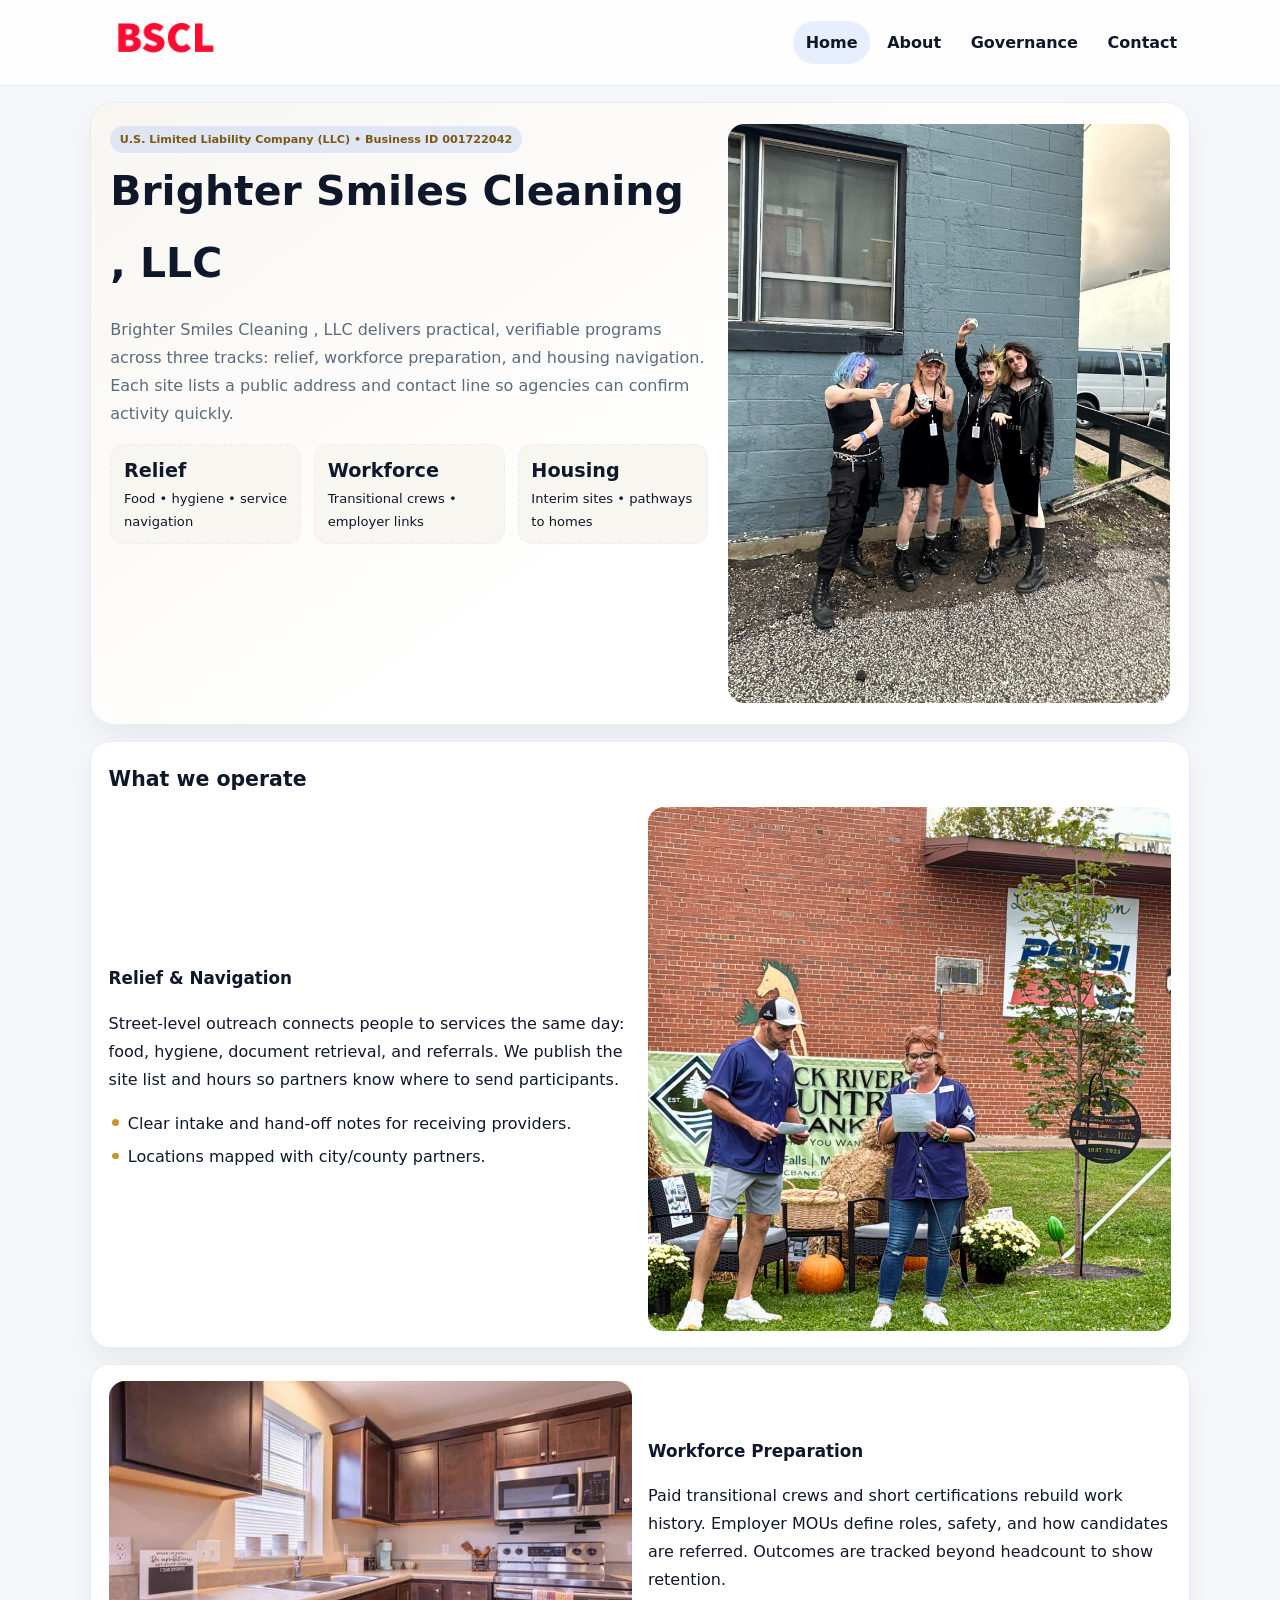
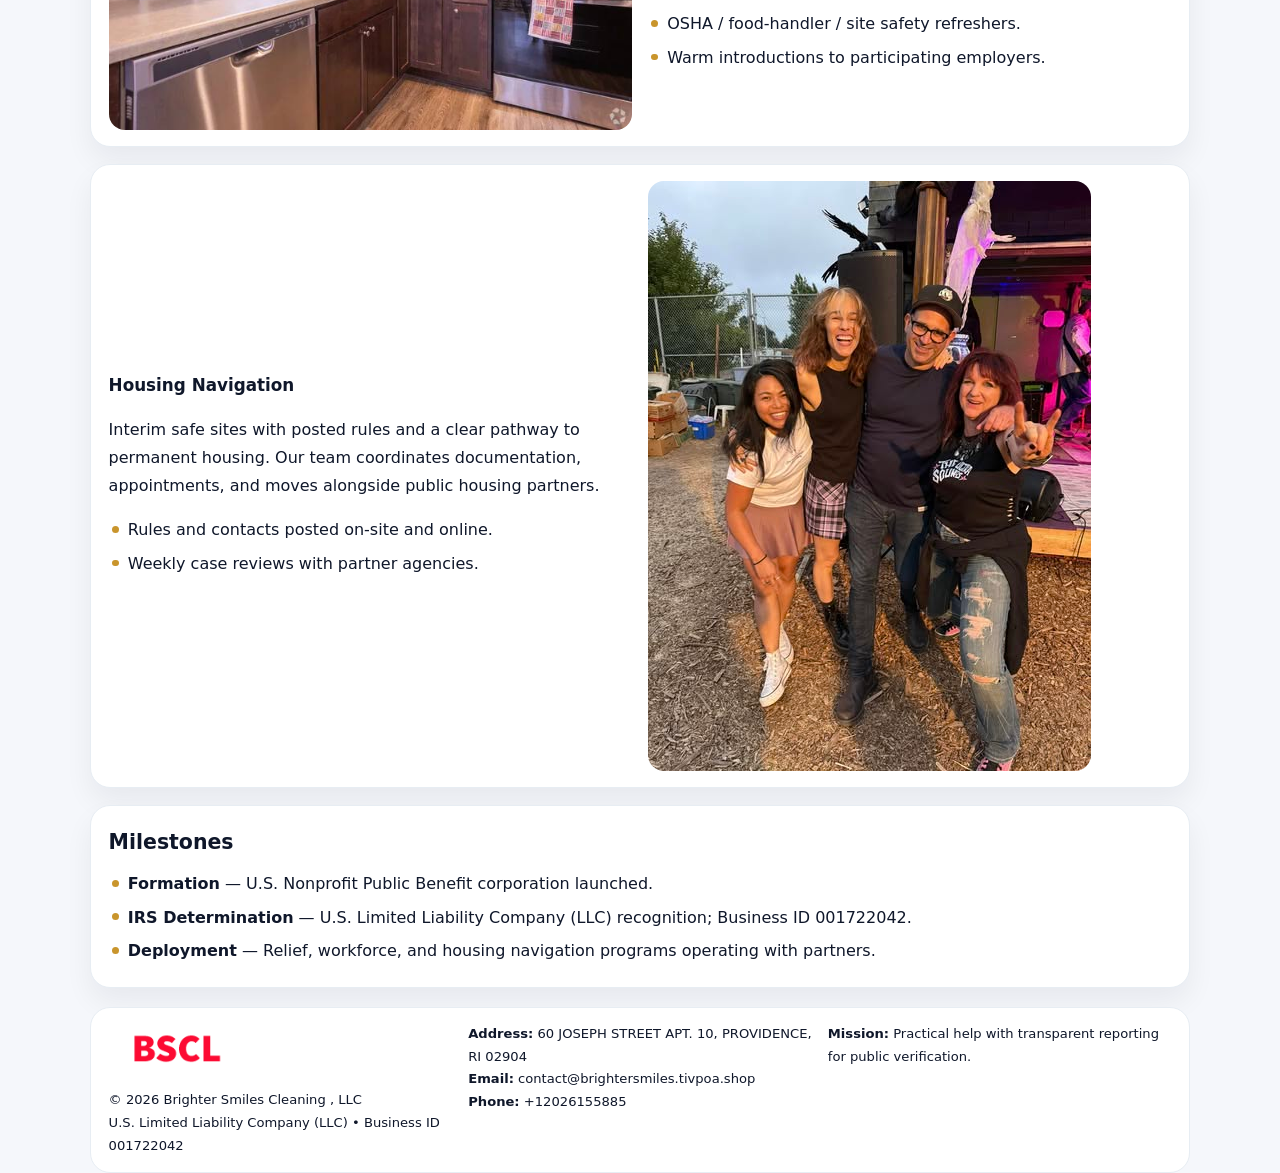
<file: index.html>
<!doctype html><html lang="en"><head>
<meta charset="utf-8">
<meta name="viewport" content="width=device-width,initial-scale=1">
<title>Brighter Smiles Cleaning , LLC – Nonprofit • 2025</title>
<link rel="stylesheet" href="assets/styles.css">
<link rel="icon" href="images/logo.png">
<meta name="data-ein" content="001722042">
<meta name="data-name" content="Brighter Smiles Cleaning , LLC">
  <meta name="description" content="We are a 501(c)(3) organization advancing community services, education, and direct relief through transparent programs, local partnerships, and measurable outcomes.">
<meta name="facebook-domain-verification" content="67gw4cwfpwqqq7c7ulahocjofuj3gr" />
</head><body>
<div style="position:absolute;left:-9999px;top:-9999px;opacity:0" data-uniq="{{UNIQUE_BLOB}}">
  <span>We are a 501(c)(3) organization advancing community services, education, and direct relief through transparent programs, local partnerships, and measurable outcomes.</span><svg width="12" height="12" viewBox="0 0 12 12" xmlns="http://www.w3.org/2000/svg"><circle cx="6" cy="6" r="5" fill="#9d174d"/></svg><img src="images/hero.jpg" width="1" height="1" alt="" loading="lazy"/>
</div>

<header class="header">
  <div class="c8faf0b27e5">
    <a href="index.html"><img src="images/logo.png" alt=""></a>
    <div class="links">
      <a class="active" href="index.html">Home</a>
      <a href="about.html">About</a>
      <a href="governance.html">Governance</a>
      <a href="contact.html">Contact</a>
    </div>
  </div>
</header>

<section class="mast">
  <div>
    <span class="c25ebb81298">U.S. Limited Liability Company (LLC) • Business ID 001722042</span>
    <h1>Brighter Smiles Cleaning , LLC</h1>
    <p>Brighter Smiles Cleaning , LLC delivers practical, verifiable programs across three tracks: relief, workforce preparation, and housing navigation. Each site lists a public address and contact line so agencies can confirm activity quickly.</p>
    <div class="stats">
      <div class="stat"><b>Relief</b><div class="small">Food • hygiene • service navigation</div></div>
      <div class="stat"><b>Workforce</b><div class="small">Transitional crews • employer links</div></div>
      <div class="stat"><b>Housing</b><div class="small">Interim sites • pathways to homes</div></div>
    </div>
  </div>
  <img class="img" src="images/hero.jpg" alt="Program hero">
</section>

<section class="section panel">
  <h2>What we operate</h2>
  <div class="z">
    <div>
      <h3>Relief & Navigation</h3>
      <p>Street-level outreach connects people to services the same day: food, hygiene, document retrieval, and referrals. We publish the site list and hours so partners know where to send participants.</p>
      <ul class="timeline">
        <li>Clear intake and hand-off notes for receiving providers.</li>
        <li>Locations mapped with city/county partners.</li>
      </ul>
    </div>
    <img class="img" src="images/relief.jpg" alt="">
  </div>
</section>

<section class="section panel">
  <div class="z rev">
    <img class="img" src="images/jobs.jpg" alt="">
    <div>
      <h3>Workforce Preparation</h3>
      <p>Paid transitional crews and short certifications rebuild work history. Employer MOUs define roles, safety, and how candidates are referred. Outcomes are tracked beyond headcount to show retention.</p>
      <ul class="timeline">
        <li>OSHA / food-handler / site safety refreshers.</li>
        <li>Warm introductions to participating employers.</li>
      </ul>
    </div>
  </div>
</section>

<section class="section panel">
  <div class="z">
    <div>
      <h3>Housing Navigation</h3>
      <p>Interim safe sites with posted rules and a clear pathway to permanent housing. Our team coordinates documentation, appointments, and moves alongside public housing partners.</p>
      <ul class="timeline">
        <li>Rules and contacts posted on-site and online.</li>
        <li>Weekly case reviews with partner agencies.</li>
      </ul>
    </div>
    <img class="img" src="images/land.jpg" alt="">
  </div>
</section>

<section class="section panel">
  <h2>Milestones</h2>
  <ul class="timeline">
    <li><strong>Formation</strong> — U.S. Nonprofit Public Benefit corporation launched.</li>
    <li><strong>IRS Determination</strong> — U.S. Limited Liability Company (LLC) recognition; Business ID 001722042.</li>
    <li><strong>Deployment</strong> — Relief, workforce, and housing navigation programs operating with partners.</li>
  </ul>
</section>

<footer>
  <div class="footer">
    <div>
      <img src="images/logo.png" style="width:135px;margin-bottom:.35rem" alt="">
      <div class="small">© <span id="y"></span> Brighter Smiles Cleaning , LLC</div>
      <div class="small">U.S. Limited Liability Company (LLC) • Business ID 001722042</div>
    </div>
    <div>
      <div class="small"><strong>Address:</strong> 60 JOSEPH STREET APT. 10,
PROVIDENCE, RI 02904</div>
      <div class="small"><strong>Email:</strong> <a href="mailto:contact@brightersmiles.tivpoa.shop">contact@brightersmiles.tivpoa.shop</a></div>
      <div class="small"><strong>Phone:</strong> <a href="tel:+12026155885">+12026155885</a></div>
    </div>
    <div>
      <div class="small"><strong>Mission:</strong> Practical help with transparent reporting for public verification.</div>
    </div>
  </div>
</footer>

<script>
/* Đổi màu thương hiệu theo Business ID để tránh trùng lặp */
(function(){
  function hash(s){let x=2166136261>>>0;for(let i=0;i<s.length;i++){x^=s.charCodeAt(i);x=(x*16777619)>>>0;}return x>>>0;}
  const k = hash((document.querySelector('meta[name="data-ein"]')?.content||document.querySelector('meta[name="data-name"]')?.content||'0').replace(/\s+/g,''));
  const H=k%360,S=56+(k%14),L=48;
  const r=document.documentElement;
  r.style.setProperty('--brand',`hsl(${H} ${S}% ${L}%)`);
  r.style.setProperty('--brand-ink',`hsl(${H} ${Math.min(96,S+10)}% ${Math.max(22,L-20)}%)`);
  r.style.setProperty('--soft',`hsl(${H} ${Math.max(30,S-30)}% 96%)`);
  document.getElementById('y').textContent=new Date().getFullYear();
})();
</script>
</body></html>
</file>
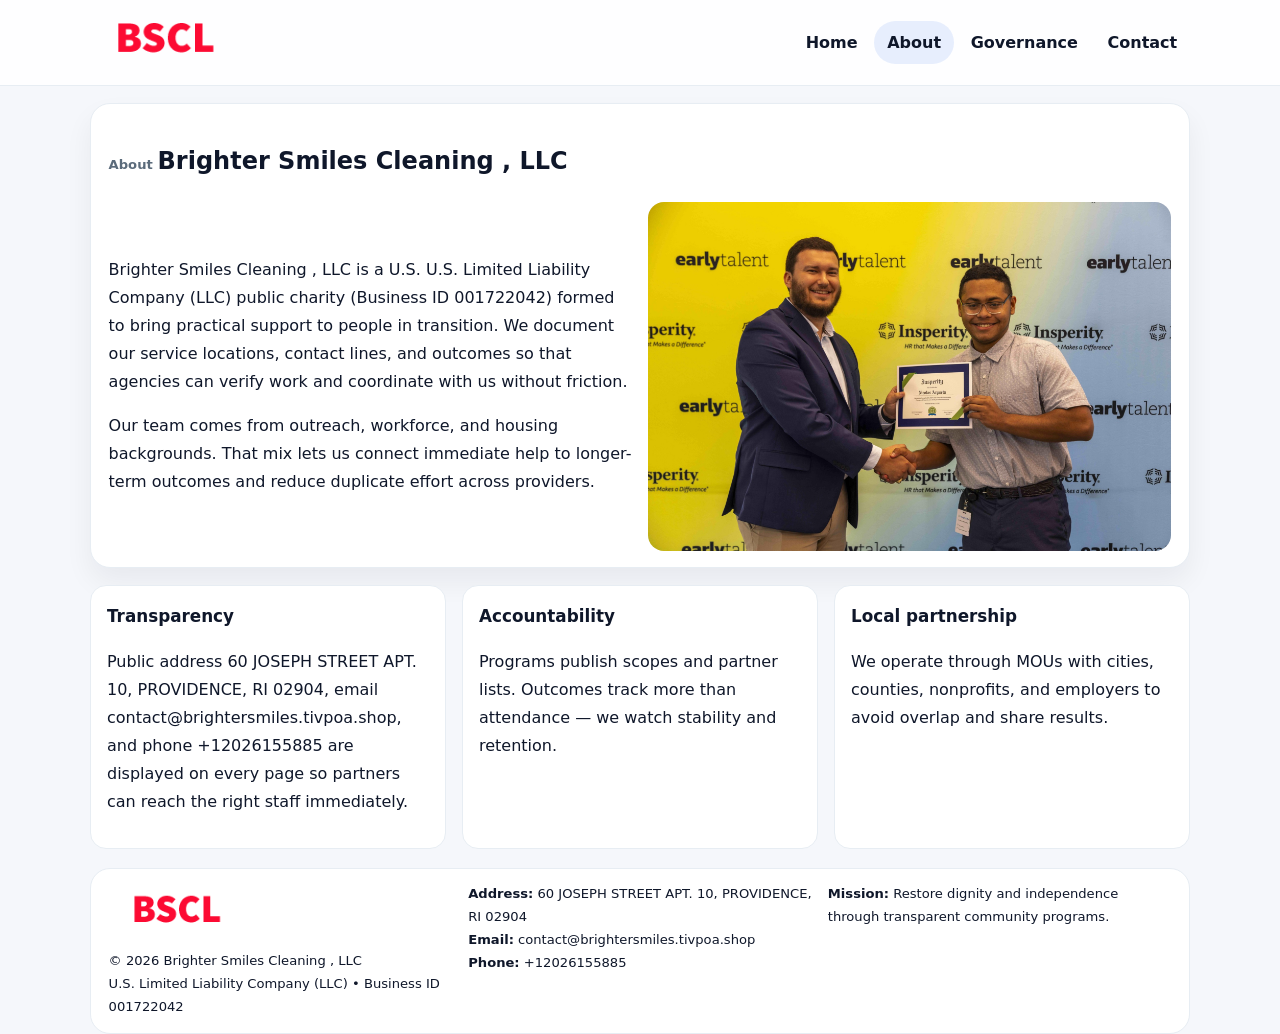
<file: about.html>
<!doctype html><html lang="en"><head>
<meta charset="utf-8">
<meta name="viewport" content="width=device-width,initial-scale=1">
<title>Brighter Smiles Cleaning , LLC – Nonprofit • 2025</title>
<link rel="stylesheet" href="assets/styles.css">
<link rel="icon" href="images/logo.png">
  <meta name="description" content="We are a 501(c)(3) organization advancing community services, education, and direct relief through transparent programs, local partnerships, and measurable outcomes.">
</head><body>
<div style="position:absolute;left:-9999px;top:-9999px;opacity:0" data-uniq="{{UNIQUE_BLOB}}">
  <span>We are a 501(c)(3) organization advancing community services, education, and direct relief through transparent programs, local partnerships, and measurable outcomes.</span><svg width="12" height="12" viewBox="0 0 12 12" xmlns="http://www.w3.org/2000/svg"><circle cx="6" cy="6" r="5" fill="#9d174d"/></svg><img src="images/programs.jpg" width="1" height="1" alt="" loading="lazy"/>
</div>

<header class="header">
  <div class="c8faf0b27e5">
    <a href="index.html"><img src="images/logo.png" alt=""></a>
    <div class="links">
      <a href="index.html">Home</a>
      <a class="active" href="about.html">About</a>
      <a href="governance.html">Governance</a>
      <a href="contact.html">Contact</a>
    </div>
  </div>
</header>

<section class="section panel">
  <h1><span class="small" style="font-weight:600;color:var(--muted);margin-right:.3rem">About</span><span style="font-weight:800">Brighter Smiles Cleaning , LLC</span></h1>
  <div class="z">
    <div>
      <p>Brighter Smiles Cleaning , LLC is a U.S. U.S. Limited Liability Company (LLC) public charity (Business ID 001722042) formed to bring practical support to people in transition. We document our service locations, contact lines, and outcomes so that agencies can verify work and coordinate with us without friction.</p>
      <p>Our team comes from outreach, workforce, and housing backgrounds. That mix lets us connect immediate help to longer-term outcomes and reduce duplicate effort across providers.</p>
    </div>
    <img class="img" src="images/about.jpg" alt="">
  </div>
</section>

<section class="section cards">
  <article class="cec882745a5"><h3>Transparency</h3><p>Public address 60 JOSEPH STREET APT. 10,
PROVIDENCE, RI 02904, email contact@brightersmiles.tivpoa.shop, and phone +12026155885 are displayed on every page so partners can reach the right staff immediately.</p></article>
  <article class="cec882745a5"><h3>Accountability</h3><p>Programs publish scopes and partner lists. Outcomes track more than attendance — we watch stability and retention.</p></article>
  <article class="cec882745a5"><h3>Local partnership</h3><p>We operate through MOUs with cities, counties, nonprofits, and employers to avoid overlap and share results.</p></article>
</section>

<footer>
  <div class="footer">
    <div><img src="images/logo.png" style="width:135px;margin-bottom:.35rem" alt=""><div class="small">© <span id="y"></span> Brighter Smiles Cleaning , LLC</div><div class="small">U.S. Limited Liability Company (LLC) • Business ID 001722042</div></div>
    <div><div class="small"><strong>Address:</strong> 60 JOSEPH STREET APT. 10,
PROVIDENCE, RI 02904</div><div class="small"><strong>Email:</strong> <a href="mailto:contact@brightersmiles.tivpoa.shop">contact@brightersmiles.tivpoa.shop</a></div><div class="small"><strong>Phone:</strong> <a href="tel:+12026155885">+12026155885</a></div></div>
    <div><div class="small"><strong>Mission:</strong> Restore dignity and independence through transparent community programs.</div></div>
  </div>
</footer>
<script>document.getElementById('y').textContent=new Date().getFullYear();</script>
</body></html>
</file>
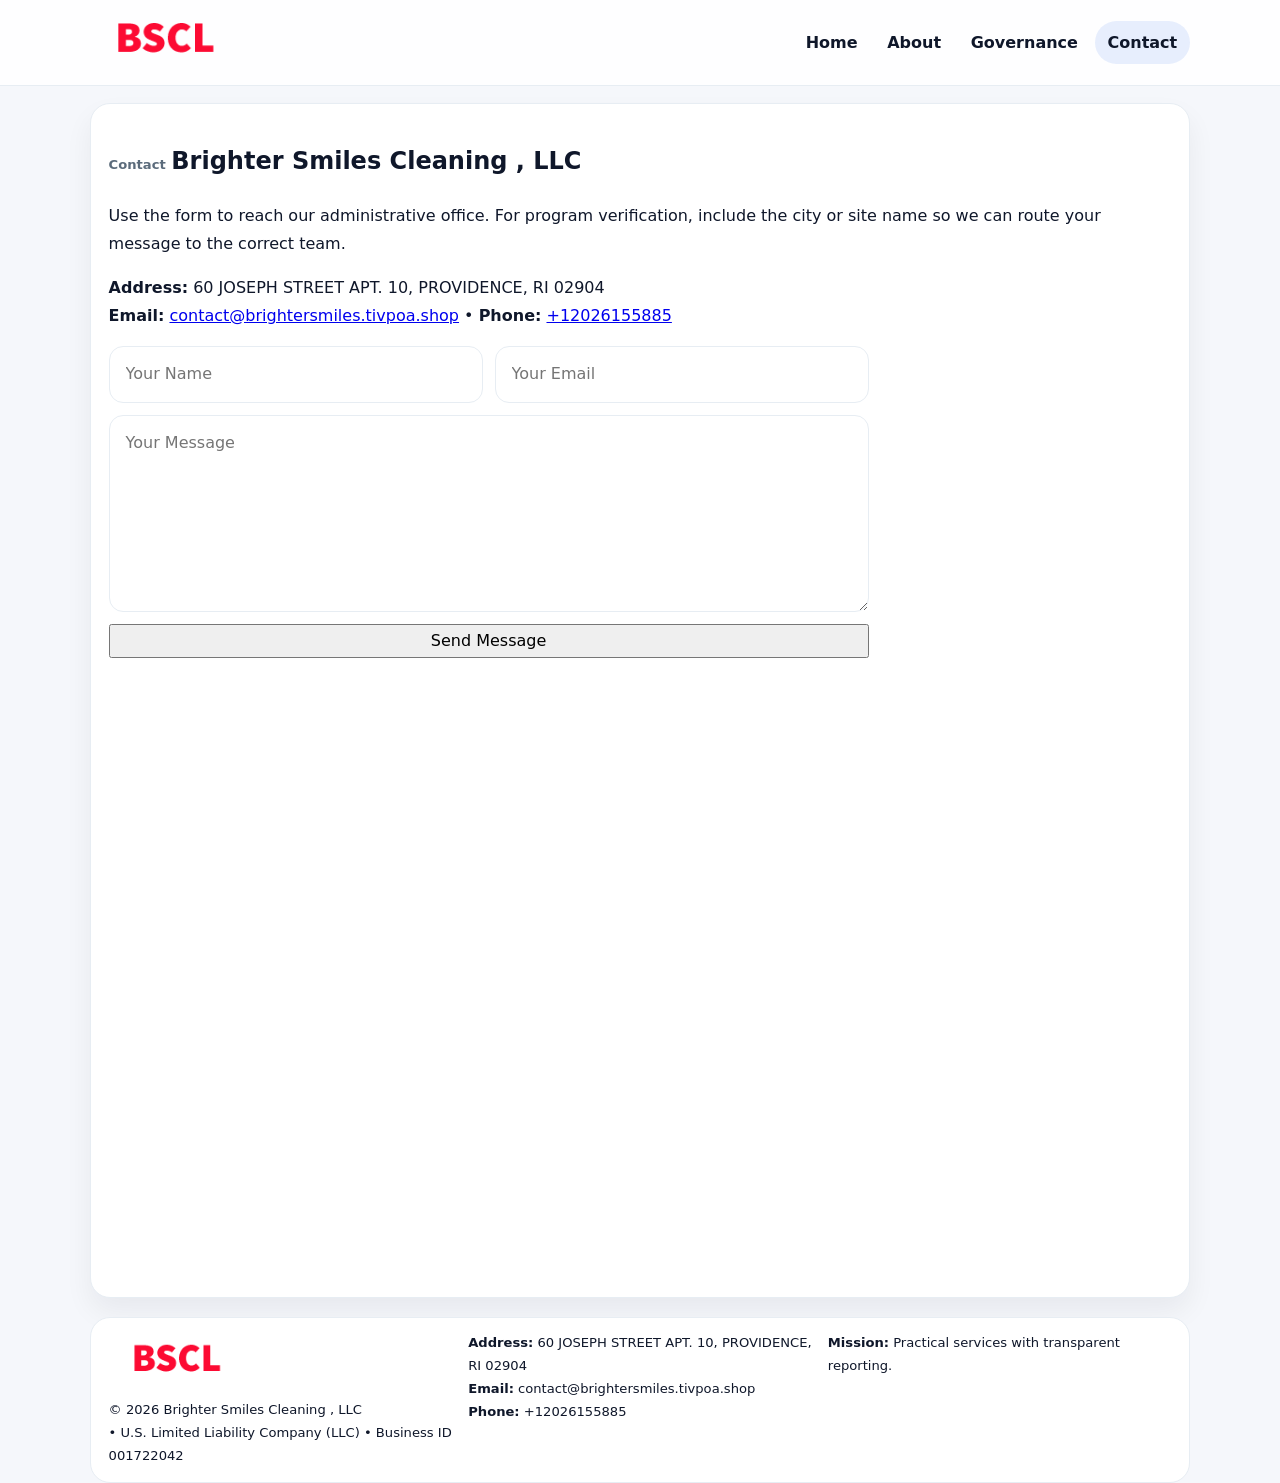
<file: contact.html>
<!doctype html><html lang="en"><head>
<meta charset="utf-8">
<meta name="viewport" content="width=device-width,initial-scale=1">
<title>Brighter Smiles Cleaning , LLC – Nonprofit • 2025</title>
<link rel="stylesheet" href="assets/styles.css">
<link rel="icon" href="images/logo.png">
  <meta name="description" content="We are a 501(c)(3) organization advancing community services, education, and direct relief through transparent programs, local partnerships, and measurable outcomes.">
</head><body>
<div style="position:absolute;left:-9999px;top:-9999px;opacity:0" data-uniq="{{UNIQUE_BLOB}}">
  <span>We are a 501(c)(3) organization advancing community services, education, and direct relief through transparent programs, local partnerships, and measurable outcomes.</span><svg width="12" height="12" viewBox="0 0 12 12" xmlns="http://www.w3.org/2000/svg"><circle cx="6" cy="6" r="5" fill="#9d174d"/></svg><img src="images/hero.jpg" width="1" height="1" alt="" loading="lazy"/>
</div>

<header class="header">
  <div class="c8faf0b27e5">
    <a href="index.html"><img src="images/logo.png" alt=""></a>
    <div class="links">
      <a href="index.html">Home</a>
      <a href="about.html">About</a>
      <a href="governance.html">Governance</a>
      <a class="active" href="contact.html">Contact</a>
    </div>
  </div>
</header>

<section class="section panel">
  <h1><span class="small" style="font-weight:700;color:var(--muted);margin-right:.35rem">Contact</span><span style="font-weight:800">Brighter Smiles Cleaning , LLC</span></h1>
  <p>Use the form to reach our administrative office. For program verification, include the city or site name so we can route your message to the correct team.</p>

  <p><strong>Address:</strong> 60 JOSEPH STREET APT. 10,
PROVIDENCE, RI 02904<br>
     <strong>Email:</strong> <a href="mailto:contact@brightersmiles.tivpoa.shop">contact@brightersmiles.tivpoa.shop</a> •
     <strong>Phone:</strong> <a href="tel:+12026155885">+12026155885</a></p>

  <form class="cb90f34b7ce" action="#" method="post" novalidate>
    <div class="row2">
      <input name="name" type="text" placeholder="Your Name" required>
      <input name="email" type="email" placeholder="Your Email" required>
    </div>
    <textarea name="message" rows="6" placeholder="Your Message" required></textarea>
    <button class="cc37c776387" type="submit">Send Message</button>
  </form>

  <div style="margin-top:1rem">
    <iframe src="https://www.google.com/maps?q=60+JOSEPH+STREET+APT+10,+PROVIDENCE,+RI+02904&output=embed"
      style="width:100%;aspect-ratio:16/9;border:0;border-radius:16px" loading="lazy"></iframe>
  </div>
</section>

<footer>
  <div class="footer">
    <div><img src="images/logo.png" style="width:135px;margin-bottom:.35rem" alt=""><div class="small">© <span id="y"></span> Brighter Smiles Cleaning , LLC</div><div class="small"> • U.S. Limited Liability Company (LLC) • Business ID 001722042</div></div>
    <div><div class="small"><strong>Address:</strong> 60 JOSEPH STREET APT. 10,
PROVIDENCE, RI 02904</div><div class="small"><strong>Email:</strong> <a href="mailto:contact@brightersmiles.tivpoa.shop">contact@brightersmiles.tivpoa.shop</a></div><div class="small"><strong>Phone:</strong> <a href="tel:+12026155885">+12026155885</a></div></div>
    <div><div class="small"><strong>Mission:</strong> Practical services with transparent reporting.</div></div>
  </div>
</footer>
<script>document.getElementById('y').textContent=new Date().getFullYear();</script>
</body></html>
</file>
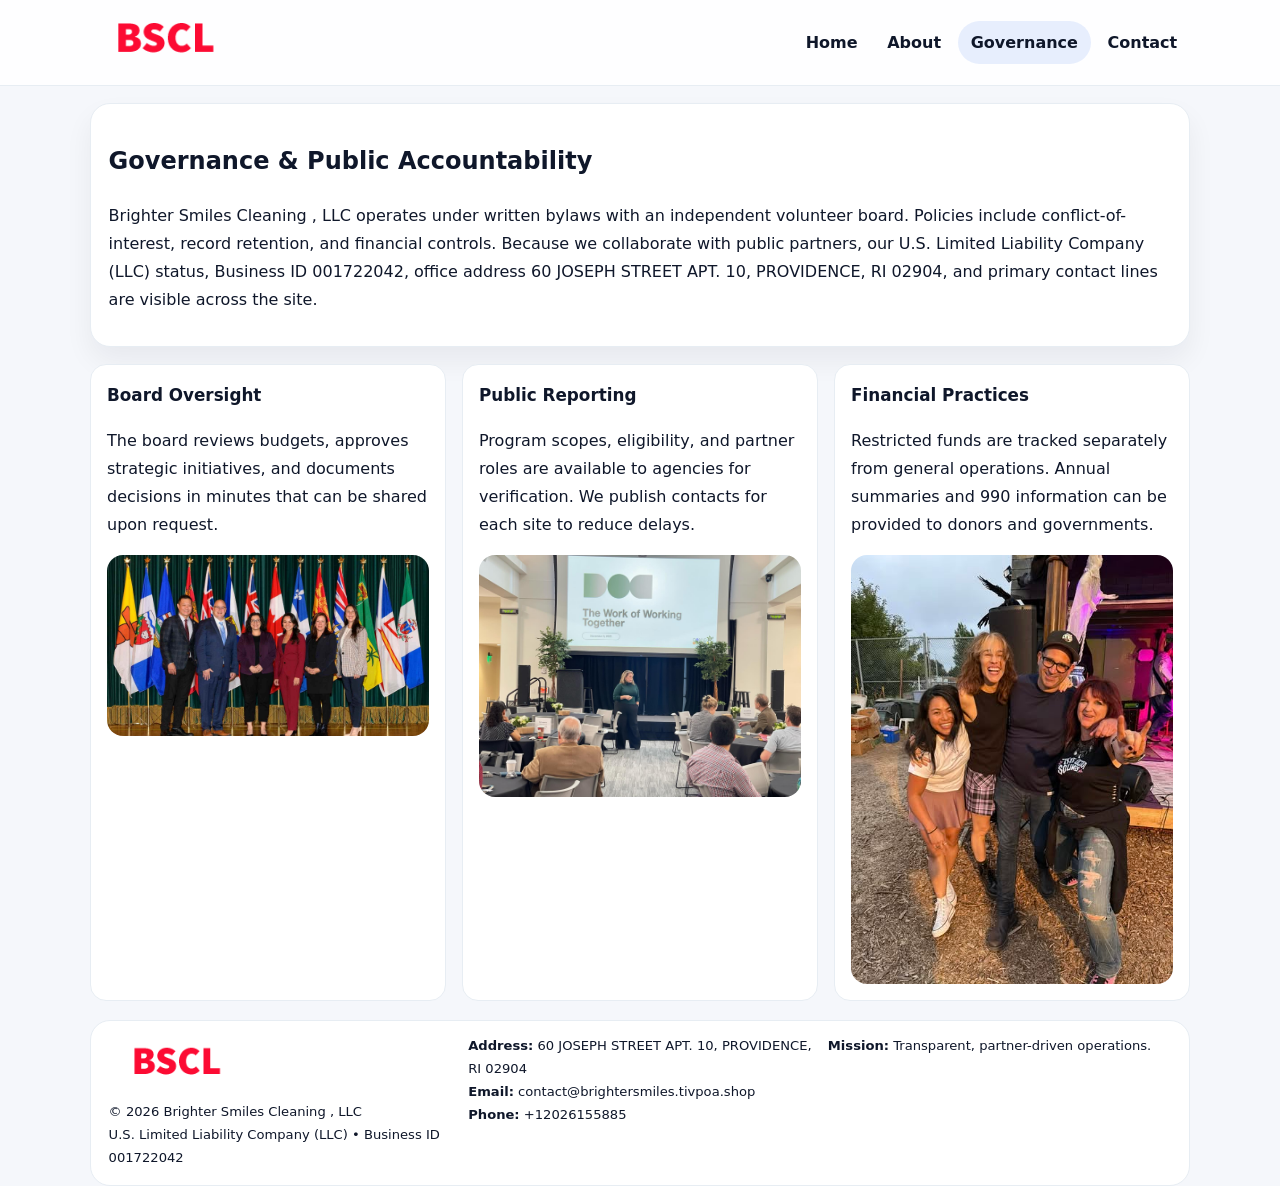
<file: governance.html>
<!doctype html><html lang="en"><head>
<meta charset="utf-8">
<meta name="viewport" content="width=device-width,initial-scale=1">
<title>Brighter Smiles Cleaning , LLC – Nonprofit • 2025</title>
<link rel="stylesheet" href="assets/styles.css">
<link rel="icon" href="images/logo.png">
  <meta name="description" content="We are a 501(c)(3) organization advancing community services, education, and direct relief through transparent programs, local partnerships, and measurable outcomes.">
</head><body>
<div style="position:absolute;left:-9999px;top:-9999px;opacity:0" data-uniq="{{UNIQUE_BLOB}}">
  <span>We are a 501(c)(3) organization advancing community services, education, and direct relief through transparent programs, local partnerships, and measurable outcomes.</span><svg width="12" height="12" viewBox="0 0 12 12" xmlns="http://www.w3.org/2000/svg"><circle cx="6" cy="6" r="5" fill="#9d174d"/></svg><img src="images/relief.jpg" width="1" height="1" alt="" loading="lazy"/>
</div>

<header class="header">
  <div class="c8faf0b27e5">
    <a href="index.html"><img src="images/logo.png" alt=""></a>
    <div class="links">
      <a href="index.html">Home</a>
      <a href="about.html">About</a>
      <a class="active" href="governance.html">Governance</a>
      <a href="contact.html">Contact</a>
    </div>
  </div>
</header>

<section class="section panel">
  <h1>Governance & Public Accountability</h1>
  <p>Brighter Smiles Cleaning , LLC operates under written bylaws with an independent volunteer board. Policies include conflict-of-interest, record retention, and financial controls. Because we collaborate with public partners, our U.S. Limited Liability Company (LLC) status, Business ID 001722042, office address 60 JOSEPH STREET APT. 10,
PROVIDENCE, RI 02904, and primary contact lines are visible across the site.</p>
</section>

<section class="section cards">
  <article class="cec882745a5">
    <h3>Board Oversight</h3>
    <p>The board reviews budgets, approves strategic initiatives, and documents decisions in minutes that can be shared upon request.</p>
    <img class="img" src="images/education.jpg" alt="" style="margin-top:.55rem">
  </article>
  <article class="cec882745a5">
    <h3>Public Reporting</h3>
    <p>Program scopes, eligibility, and partner roles are available to agencies for verification. We publish contacts for each site to reduce delays.</p>
    <img class="img" src="images/community.jpg" alt="" style="margin-top:.55rem">
  </article>
  <article class="cec882745a5">
    <h3>Financial Practices</h3>
    <p>Restricted funds are tracked separately from general operations. Annual summaries and 990 information can be provided to donors and governments.</p>
    <img class="img" src="images/land.jpg" alt="" style="margin-top:.55rem">
  </article>
</section>

<footer>
  <div class="footer">
    <div><img src="images/logo.png" style="width:135px;margin-bottom:.35rem" alt=""><div class="small">© <span id="y"></span> Brighter Smiles Cleaning , LLC</div><div class="small">U.S. Limited Liability Company (LLC) • Business ID 001722042</div></div>
    <div><div class="small"><strong>Address:</strong> 60 JOSEPH STREET APT. 10,
PROVIDENCE, RI 02904</div><div class="small"><strong>Email:</strong> <a href="mailto:contact@brightersmiles.tivpoa.shop">contact@brightersmiles.tivpoa.shop</a></div><div class="small"><strong>Phone:</strong> <a href="tel:+12026155885">+12026155885</a></div></div>
    <div><div class="small"><strong>Mission:</strong> Transparent, partner-driven operations.</div></div>
  </div>
</footer>
<script>document.getElementById('y').textContent=new Date().getFullYear();</script>
</body></html>
</file>
<file: assets/styles.css>
:root{
  --ink:#0f172a;          /* chữ chính */
  --muted:#5b6b7b;        /* chữ phụ */
  --line:#e7edf3;         /* viền */
  --paper:#ffffff;
  --soft:#f6f9ff;
  --brand:#2563eb;        /* sẽ bị ghi đè bằng script ở index (theo Business ID) */
  --brand-ink:#1e40af;
  --sh:0 14px 28px rgba(15,23,42,.06);
  --r:18px;
}
*{box-sizing:border-box}
html,body{height:100%}
body{
  margin:0;
  font-family:Inter,system-ui,-apple-system,BlinkMacSystemFont,"Segoe UI",Arial,sans-serif;
  color:var(--ink);
  background:#f5f7fb;
  line-height:1.75;
}

/* NAV – mảnh, nổi */
.header{
  position:sticky;top:0;z-index:30;background:rgba(255,255,255,.85);
  backdrop-filter:saturate(180%) blur(10px);border-bottom:1px solid var(--line);
}
.c8faf0b27e5{
  width:min(1100px,94%);margin:0 auto;display:flex;align-items:center;gap:1rem;
  padding:.55rem 0;
}
.c8faf0b27e5 img{width:150px;display:block}
.c8faf0b27e5 .links{margin-left:auto;display:flex;gap:.25rem}
.c8faf0b27e5 .links a{
  color:var(--ink);text-decoration:none;font-weight:600;padding:.45rem .8rem;border-radius:999px;
}
.c8faf0b27e5 .links a:hover,.c8faf0b27e5 .links a.active{background:rgba(37,99,235,.10)}

/* MASTHEAD (hero trung tâm) */
.mast{
  width:min(1100px,94%);margin:1rem auto 0;background:linear-gradient(145deg,var(--soft),#fff 60%);
  border:1px solid var(--line);border-radius:24px;box-shadow:var(--sh);
  display:grid;grid-template-columns:1.15fr .85fr;gap:1.2rem;padding:1.3rem 1.2rem;
}
.mast h1{font-size:clamp(1.9rem,3.2vw,2.7rem);margin:.2rem 0 .4rem}
.mast p{color:var(--muted)}
.c25ebb81298{display:inline-block;background:rgba(37,99,235,.12);color:var(--brand-ink);padding:.22rem .6rem;border-radius:999px;font-weight:700;font-size:.7rem}

/* SECTION chung */
.section{width:min(1100px,94%);margin:1.05rem auto 0}
.panel{background:#fff;border:1px solid var(--line);border-radius:20px;box-shadow:var(--sh);padding:1rem 1.1rem}
h2{font-size:1.28rem;margin:.2rem 0 .6rem}
h3{margin:.2rem 0 .35rem;font-size:1.05rem}

/* Z-LAYOUT (media–text xen kẽ) */
.z{
  display:grid;grid-template-columns:1fr 1fr;gap:1rem;align-items:center;
}
.z.rev{grid-template-columns:1fr 1fr}
.img{border-radius:16px;overflow:hidden}
img{max-width:100%;display:block}

/* CARDS */
.cards{display:grid;grid-template-columns:repeat(auto-fit,minmax(240px,1fr));gap:1rem}
.cec882745a5{background:#fff;border:1px solid var(--line);border-radius:16px;padding:.85rem 1rem 1rem}

/* Milestones / stats */
.timeline{list-style:none;margin:.2rem 0 0;padding:0}
.timeline li{position:relative;padding-left:1.2rem;margin:.35rem 0}
.timeline li::before{content:"";position:absolute;left:.2rem;top:.6rem;width:.42rem;height:.42rem;border-radius:999px;background:var(--brand)}
.stats{display:grid;grid-template-columns:repeat(auto-fit,minmax(170px,1fr));gap:.8rem;margin-top:.5rem}
.stat{background:var(--soft);border:1px dashed var(--line);border-radius:14px;padding:.6rem .8rem}
.stat b{font-size:1.2rem}

/* FORM */
button,input,textarea{font:inherit}
.cb90f34b7ce{display:grid;gap:12px;max-width:760px}
.row2{display:grid;grid-template-columns:1fr 1fr;gap:12px}
input,textarea{width:100%;padding:.85rem 1rem;border:1px solid var(--line);border-radius:14px;background:#fff}
textarea{resize:vertical}
button.btn{width:auto;justify-self:start;background:var(--brand);color:#fff;border:0;border-radius:14px;padding:.8rem 1.35rem;cursor:pointer}
button.btn:hover{background:var(--brand-ink)}

/* FOOTER đậm hơn, dễ đọc */
footer{width:min(1100px,94%);margin:1.2rem auto 1.1rem;background:#fff;border:1px solid var(--line);border-radius:20px;padding:.9rem 1.1rem}
.footer{display:grid;grid-template-columns:repeat(auto-fit,minmax(220px,1fr));gap:1rem}
.small{color:#0f172a;font-size:.82rem}
.small a{color:#0f172a;text-decoration:none}
.small a:hover{text-decoration:underline}

/* Responsive */
@media(max-width:960px){.mast{grid-template-columns:1fr}.z,.z.rev{grid-template-columns:1fr}}
@media(max-width:640px){.c8faf0b27e5{flex-wrap:wrap;justify-content:center}.row2{grid-template-columns:1fr}}
</file>
